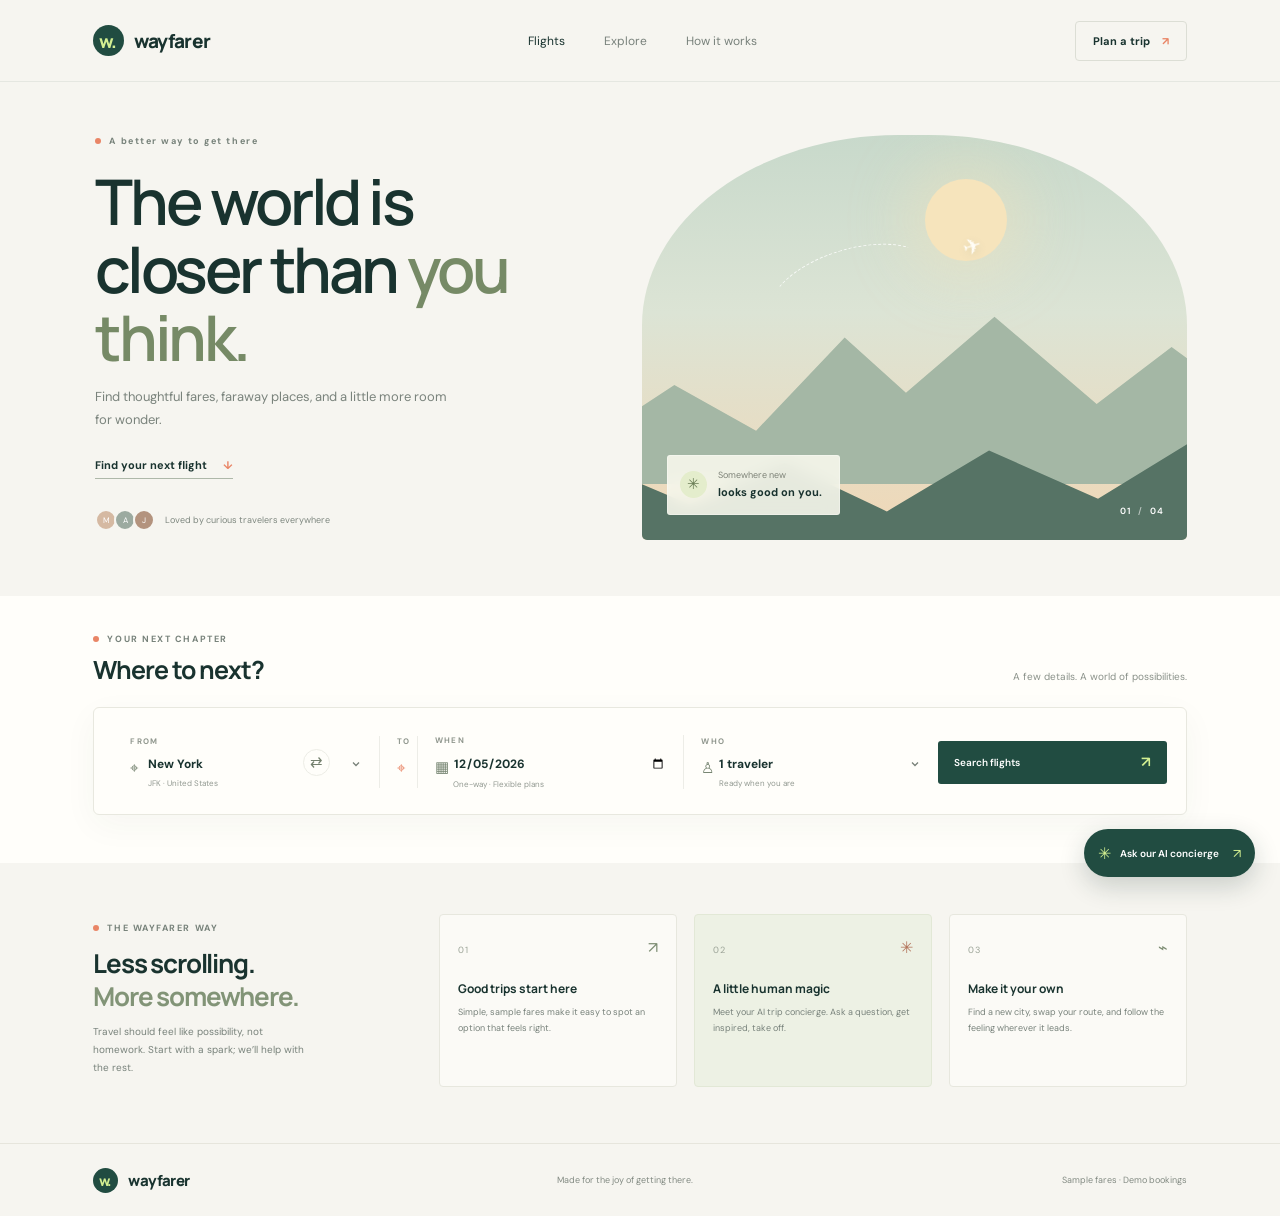
<file: templates/index.html>
<!doctype html>
<html lang="en">
  <head>
    <meta charset="utf-8">
    <meta name="viewport" content="width=device-width, initial-scale=1">
    <meta name="theme-color" content="#f6f5f0">
    <meta name="description" content="Find your next flight with Wayfarer — thoughtful fares and a little help from your AI trip concierge.">
    <title>Wayfarer — go somewhere wonderful</title>
    <link rel="preconnect" href="https://fonts.googleapis.com">
    <link rel="preconnect" href="https://fonts.gstatic.com" crossorigin>
    <link href="https://fonts.googleapis.com/css2?family=DM+Sans:wght@400;500;600;700&family=Manrope:wght@400;500;600;700;800&display=swap" rel="stylesheet">
    <link rel="stylesheet" href="/static/style.css">
    <script defer src="/static/app.js"></script>
  </head>
  <body>
    <header class="site-header">
      <a class="brand" href="#" aria-label="Wayfarer home"><span class="brand-mark">w.</span> wayfarer</a>
      <nav class="main-nav" aria-label="Main navigation">
        <a class="nav-active" href="#flights">Flights</a>
        <a href="#inspiration">Explore</a>
        <a href="#how-it-works">How it works</a>
      </nav>
      <a class="header-cta" href="#flights">Plan a trip <span aria-hidden="true">↗</span></a>
    </header>

    <main>
      <section class="hero" id="inspiration">
        <div class="hero-copy">
          <div class="eyebrow"><span class="eyebrow-dot"></span> A better way to get there</div>
          <h1>The world is<br>closer than <span>you think.</span></h1>
          <p>Find thoughtful fares, faraway places, and a little more room for wonder.</p>
          <a class="text-link" href="#flights">Find your next flight <span aria-hidden="true">↓</span></a>
          <div class="hero-footnote"><span class="avatar-stack"><i>M</i><i>A</i><i>J</i></span><span>Loved by curious travelers everywhere</span></div>
        </div>
        <div class="hero-art" role="img" aria-label="A plane flying over a dreamy mountain landscape">
          <div class="sun"></div><div class="distant-mountain"></div><div class="near-mountain"></div>
          <div class="flight-path"></div><div class="paper-plane">✈</div>
          <div class="art-caption"><span class="caption-icon">✳</span><span>Somewhere new<br><strong>looks good on you.</strong></span></div>
          <div class="art-index">01 <span>/</span> 04</div>
        </div>
      </section>

      <section class="search-section" id="flights">
        <div class="section-heading">
          <div><div class="eyebrow"><span class="eyebrow-dot"></span> YOUR NEXT CHAPTER</div><h2>Where to next?</h2></div>
          <span class="search-note">A few details. A world of possibilities.</span>
        </div>
        <form class="search-card" id="flight-search">
          <label class="field"><span class="field-label">FROM</span><span class="field-icon">⌖</span>
            <select name="from" id="from-city" required aria-label="Departure city">
              <option value="New York" selected>New York</option><option value="London">London</option><option value="Paris">Paris</option><option value="Tokyo">Tokyo</option><option value="Singapore">Singapore</option><option value="Dubai">Dubai</option><option value="Lisbon">Lisbon</option><option value="Reykjavik">Reykjavik</option><option value="Cape Town">Cape Town</option><option value="Bali">Bali</option>
            </select>
            <small id="from-code">JFK · United States</small>
          </label>
          <button type="button" class="swap-button" id="swap-cities" aria-label="Swap departure and arrival">⇄</button>
          <label class="field"><span class="field-label">TO</span><span class="field-icon arrival-icon">⌖</span>
            <select name="to" id="to-city" required aria-label="Arrival city">
              <option value="New York">New York</option><option value="London">London</option><option value="Paris">Paris</option><option value="Tokyo">Tokyo</option><option value="Singapore">Singapore</option><option value="Dubai">Dubai</option><option value="Lisbon" selected>Lisbon</option><option value="Reykjavik">Reykjavik</option><option value="Cape Town">Cape Town</option><option value="Bali">Bali</option>
            </select>
            <small id="to-code">LIS · Portugal</small>
          </label>
          <label class="field date-field"><span class="field-label">WHEN</span><span class="field-icon">▦</span>
            <input id="travel-date" name="date" type="date" required>
            <small>One-way · Flexible plans</small>
          </label>
          <label class="field passenger-field"><span class="field-label">WHO</span><span class="field-icon">♙</span>
            <select name="passengers" aria-label="Number of passengers">
              <option value="1">1 traveler</option><option value="2">2 travelers</option><option value="3">3 travelers</option><option value="4">4 travelers</option><option value="5">5 travelers</option><option value="6">6 travelers</option><option value="7">7 travelers</option><option value="8">8 travelers</option><option value="9">9 travelers</option>
            </select>
            <small>Ready when you are</small>
          </label>
          <button class="search-button" type="submit"><span>Search flights</span><span aria-hidden="true">↗</span></button>
        </form>
        <div class="results-area" id="results" aria-live="polite"></div>
      </section>

      <section class="inspiration-section" id="how-it-works">
        <div class="inspiration-intro"><div class="eyebrow"><span class="eyebrow-dot"></span> THE WAYFARER WAY</div><h2>Less scrolling.<br><span>More somewhere.</span></h2><p>Travel should feel like possibility, not homework. Start with a spark; we’ll help with the rest.</p></div>
        <div class="value-card"><span class="value-number">01</span><span class="value-icon">↗</span><h3>Good trips start here</h3><p>Simple, sample fares make it easy to spot an option that feels right.</p></div>
        <div class="value-card accent-card"><span class="value-number">02</span><span class="value-icon">✳</span><h3>A little human magic</h3><p>Meet your AI trip concierge. Ask a question, get inspired, take off.</p></div>
        <div class="value-card"><span class="value-number">03</span><span class="value-icon">⌁</span><h3>Make it your own</h3><p>Find a new city, swap your route, and follow the feeling wherever it leads.</p></div>
      </section>
    </main>

    <footer class="site-footer"><a class="brand" href="#"><span class="brand-mark">w.</span> wayfarer</a><span>Made for the joy of getting there.</span><span>Sample fares · Demo bookings</span></footer>

    <aside class="chat-widget" id="chat-widget" aria-label="Wayfarer trip concierge">
      <section class="chat-panel" id="chat-panel" aria-label="Chat with your trip concierge" hidden>
        <div class="chat-header"><div class="bot-avatar">✳</div><div><strong>Your trip concierge</strong><small><span class="online-dot"></span> Here for the journey</small></div><button id="close-chat" class="icon-button" aria-label="Close chat">×</button></div>
        <div class="chat-messages" id="chat-messages" aria-live="polite">
          <div class="message bot-message">Hi there! I’m your Wayfarer trip concierge. Looking for inspiration, a better fare, or a hand booking your flight?</div>
          <div class="suggestion-row"><button type="button">Suggest a destination</button><button type="button">How do I find a deal?</button></div>
        </div>
        <form id="chat-form" class="chat-input"><input id="chat-text" type="text" maxlength="500" placeholder="Ask me anything..." aria-label="Message your trip concierge" autocomplete="off" required><button aria-label="Send message" type="submit">↑</button></form>
        <div class="chat-disclaimer">Your friendly demo concierge · Not live travel advice</div>
      </section>
      <button class="chat-launcher" id="chat-launcher" aria-expanded="false" aria-controls="chat-panel"><span class="launcher-icon">✳</span><span class="launcher-label">Ask our AI concierge</span><span class="launcher-arrow">↗</span></button>
    </aside>
    <dialog class="booking-dialog" id="booking-dialog">
      <form method="dialog" class="dialog-close-row"><button class="icon-button" aria-label="Close booking dialog">×</button></form>
      <div class="eyebrow"><span class="eyebrow-dot"></span> ALMOST THERE</div><h2>Make it official.</h2><p class="booking-summary" id="booking-summary"></p>
      <form id="booking-form" class="booking-form"><input type="hidden" name="flightId"><label>Your name<input name="name" autocomplete="name" required minlength="2" maxlength="80" placeholder="Alex Morgan"></label><label>Email for your confirmation<input name="email" type="email" autocomplete="email" required maxlength="254" placeholder="alex@example.com"></label><button class="search-button" type="submit"><span>Confirm demo booking</span><span>↗</span></button></form>
      <div id="booking-message" class="booking-message" aria-live="polite"></div>
    </dialog>
  </body>
</html>
</file>
<file: static/style.css>
:root {
  color-scheme: light;
  --ink: #19332f;
  --muted: #78827b;
  --paper: #f6f5f0;
  --white: #fffefa;
  --green: #214c41;
  --lime: #d3ef91;
  --line: #e6e5dc;
  --coral: #e98566;
  font-family: "DM Sans", sans-serif;
  font-synthesis: none;
  text-rendering: optimizeLegibility;
}

* { box-sizing: border-box; }
html { scroll-behavior: smooth; }
body { margin: 0; background: var(--paper); color: var(--ink); }
a { color: inherit; text-decoration: none; }
button, input, select { font: inherit; }
button { cursor: pointer; }
.site-header { height: 82px; display: flex; align-items: center; justify-content: space-between; padding: 0 7.3%; border-bottom: 1px solid rgba(32, 65, 54, .08); }
.brand { display: inline-flex; align-items: center; gap: 10px; font-family: Manrope, sans-serif; font-size: 19px; font-weight: 800; letter-spacing: -.8px; }
.brand-mark { display: grid; place-items: center; width: 31px; height: 31px; border-radius: 50%; background: var(--green); color: var(--lime); font-size: 18px; letter-spacing: -2px; padding-right: 3px; }
.main-nav { display: flex; gap: 39px; color: #78817b; font-size: 12px; }
.main-nav a { transition: color .2s ease; }
.main-nav a:hover, .main-nav .nav-active { color: var(--ink); }
.header-cta { padding: 12px 17px; border: 1px solid #dcded5; border-radius: 4px; font-size: 11px; font-weight: 700; }
.header-cta span { padding-left: 9px; color: var(--coral); }
.hero { min-height: 444px; display: grid; grid-template-columns: 1fr 1.08fr; padding: 53px 7.3% 56px; gap: 36px; overflow: hidden; }
.hero-copy { position: relative; z-index: 1; align-self: center; padding: 0 0 9px 2px; }
.eyebrow { display: flex; align-items: center; gap: 8px; color: #77827a; font-size: 9px; font-weight: 700; letter-spacing: 1.55px; }
.eyebrow-dot { width: 6px; height: 6px; border-radius: 50%; background: var(--coral); }
h1, h2, h3, p { margin-top: 0; }
.hero h1 { margin: 20px 0 14px; font: 600 clamp(41px, 5vw, 63px)/1.08 Manrope, sans-serif; letter-spacing: -3.4px; }
.hero h1 span { color: #768a66; }
.hero-copy > p { max-width: 370px; margin-bottom: 21px; color: #7a837c; font-size: 13px; line-height: 1.8; }
.text-link { font-size: 11px; font-weight: 700; border-bottom: 1px solid #aeb8a9; padding: 0 0 6px; }
.text-link span { padding-left: 13px; color: var(--coral); }
.hero-footnote { display: flex; align-items: center; gap: 10px; margin-top: 35px; color: #7e877f; font-size: 9px; }
.avatar-stack { display: flex; padding-left: 3px; }
.avatar-stack i { display: grid; place-items: center; width: 22px; height: 22px; margin-left: -3px; border: 2px solid var(--paper); border-radius: 50%; background: #d5b9a2; color: white; font-size: 8px; font-style: normal; }
.avatar-stack i:nth-child(2) { background: #9caaa0; }.avatar-stack i:nth-child(3) { background: #b3937e; }
.hero-art { position: relative; min-height: 335px; margin: 0 0 0 4px; overflow: hidden; border-radius: 47% 47% 5px 5px / 47% 47% 5px 5px; background: linear-gradient(180deg,#c8d9cb 0%,#dce4d5 44%,#f0d7b6 100%); }
.sun { position: absolute; top: 44px; left: 52%; width: 82px; height: 82px; border-radius: 50%; background: #f6e4bc; box-shadow: 0 0 55px 20px rgba(248,226,183,.36); }
.distant-mountain { position: absolute; bottom: 56px; left: -9%; width: 125%; height: 190px; background: #a4b7a5; clip-path: polygon(0 76%,12% 48%,24% 72%,37% 23%,46% 52%,59% 12%,74% 58%,85% 28%,100% 67%,100% 100%,0 100%); }
.near-mountain { position: absolute; bottom: -27px; left: -10%; width: 125%; height: 179px; background: #567365; clip-path: polygon(0 41%,15% 65%,29% 42%,44% 69%,59% 35%,75% 62%,90% 27%,100% 48%,100% 100%,0 100%); }
.flight-path { position: absolute; top: 114px; left: 23%; width: 168px; height: 82px; border: 1px dashed rgba(255,255,255,.82); border-color: rgba(255,255,255,.86) transparent transparent; border-radius: 50%; transform: rotate(-17deg); }
.paper-plane { position: absolute; top: 97px; left: 59%; color: #fffdf6; font-size: 22px; transform: rotate(-18deg); filter: drop-shadow(0 3px 4px rgba(36,61,51,.12)); }
.art-caption { position: absolute; bottom: 25px; left: 25px; z-index: 1; display: flex; align-items: center; gap: 11px; padding: 12px 17px 12px 12px; border: 1px solid rgba(255,255,255,.32); border-radius: 3px; background: rgba(249,249,238,.89); color: #7d8277; font-size: 9px; line-height: 1.7; backdrop-filter: blur(8px); }
.art-caption strong { color: var(--ink); font-size: 11px; }
.caption-icon { display: grid; place-items: center; width: 27px; height: 27px; border-radius: 50%; background: #e4edcc; color: #677b53; font-size: 15px; }
.art-index { position: absolute; right: 23px; bottom: 23px; color: white; font-size: 9px; font-weight: 600; letter-spacing: 1px; }
.art-index span { padding: 0 4px; opacity: .6; }
.search-section { padding: 37px 7.3% 48px; background: var(--white); }
.section-heading { display: flex; align-items: end; justify-content: space-between; margin-bottom: 20px; }
.section-heading h2 { margin: 7px 0 0; font: 700 25px Manrope, sans-serif; letter-spacing: -1px; }
.search-note { padding-bottom: 4px; color: #8a9189; font-size: 10px; }
.search-card { position: relative; display: grid; grid-template-columns: 1.05fr 38px 1.05fr 1fr .9fr auto; align-items: center; min-height: 108px; padding: 19px 19px 16px; border: 1px solid #e8e8df; border-radius: 6px; background: var(--white); box-shadow: 0 10px 34px rgba(36,58,47,.045); }
.field { min-width: 0; display: grid; grid-template-columns: 18px 1fr; grid-template-rows: auto auto auto; padding: 0 17px; border-right: 1px solid #edede7; }
.field-label { grid-column: 1/3; margin-bottom: 10px; color: #90978e; font-size: 8px; font-weight: 700; letter-spacing: 1.2px; }
.field-icon { grid-column: 1; grid-row: 2/4; padding-top: 2px; color: #72816d; font-size: 15px; }
.arrival-icon { color: var(--coral); }
.field select, .field input { grid-column: 2; width: 100%; min-width: 0; padding: 0; border: 0; outline: 0; background: transparent; color: var(--ink); font-size: 12px; font-weight: 700; }
.field select { appearance: none; background: url("data:image/svg+xml,%3Csvg xmlns='http://www.w3.org/2000/svg' viewBox='0 0 12 12'%3E%3Cpath d='m3 4.5 3 3 3-3' fill='none' stroke='%23788178' stroke-width='1.3'/%3E%3C/svg%3E") no-repeat right center/12px; cursor: pointer; }
.field input { color-scheme: light; }
.field small { grid-column: 2; overflow: hidden; margin-top: 6px; color: #929991; font-size: 8px; text-overflow: ellipsis; white-space: nowrap; }
.swap-button { position: absolute; top: 41px; left: calc(20.3% - 13px); z-index: 1; width: 27px; height: 27px; border: 1px solid #edede6; border-radius: 50%; background: var(--white); color: #74806e; font-size: 15px; }
.passenger-field { border: 0; }
.search-button { display: flex; justify-content: space-between; align-items: center; gap: 17px; min-height: 43px; padding: 0 16px; border: 0; border-radius: 3px; background: var(--green); color: white; font-size: 10px; font-weight: 600; transition: background .2s, transform .2s; }
.search-button:hover { transform: translateY(-1px); background: #173a32; }
.search-button span:last-child { color: var(--lime); font-size: 15px; }
.results-area:empty { display: none; }
.results-area { margin-top: 19px; }
.results-heading { display: flex; justify-content: space-between; align-items: end; margin-bottom: 10px; }
.results-heading h3 { margin: 0; font: 700 17px Manrope, sans-serif; letter-spacing: -.4px; }
.results-heading p { margin: 5px 0 0; color: var(--muted); font-size: 10px; }
.results-heading > span { color: var(--muted); font-size: 10px; }
.flight-card { display: grid; grid-template-columns: 1.15fr 1.4fr 1fr auto; align-items: center; gap: 20px; margin-top: 8px; padding: 16px 19px; border: 1px solid var(--line); border-radius: 5px; background: var(--white); }
.airline { display: flex; align-items: center; gap: 10px; }
.airline-mark { display: grid; place-items: center; width: 31px; height: 31px; border-radius: 50%; color: white; font-size: 11px; font-weight: 700; }
.airline strong, .flight-price strong { display: block; font-size: 11px; }
.airline small, .flight-price small { display: block; margin-top: 4px; color: var(--muted); font-size: 9px; }
.flight-route { display: flex; align-items: center; gap: 11px; }
.flight-time strong { display: block; font-size: 13px; }
.flight-time small { color: var(--muted); font-size: 9px; }
.flight-line { position: relative; flex: 1; height: 1px; background: #d9ded5; }
.flight-line:after { position: absolute; top: -3px; right: 0; width: 6px; height: 6px; border-radius: 50%; background: var(--coral); content: ""; }
.flight-duration { min-width: 44px; text-align: center; }
.flight-duration small { display: block; color: var(--muted); font-size: 9px; }
.flight-price { text-align: right; }
.flight-price strong { font: 700 15px Manrope, sans-serif; }
.book-button { margin-top: 7px; padding: 7px 10px; border: 1px solid #dce3d6; border-radius: 3px; background: transparent; color: var(--green); font-size: 9px; font-weight: 700; }
.book-button:hover { border-color: var(--green); }
.error-message { padding: 13px 15px; border: 1px solid #f1d4c9; border-radius: 4px; background: #fff7f2; color: #995540; font-size: 11px; }
.inspiration-section { display: grid; grid-template-columns: 1.38fr 1fr 1fr 1fr; gap: 17px; padding: 51px 7.3% 56px; }
.inspiration-intro { padding: 8px 18px 0 0; }
.inspiration-intro h2 { margin: 13px 0 11px; font: 700 26px/1.26 Manrope, sans-serif; letter-spacing: -1.2px; }
.inspiration-intro h2 span { color: #829477; }
.inspiration-intro p { max-width: 220px; color: var(--muted); font-size: 10px; line-height: 1.8; }
.value-card { position: relative; min-height: 161px; padding: 22px 18px 16px; border: 1px solid #e7e7de; border-radius: 4px; background: #fbfaf6; }
.value-number { color: #9ba397; font-size: 9px; letter-spacing: 1px; }
.value-icon { float: right; color: #7b8b71; font-size: 16px; }
.value-card h3 { margin: 22px 0 8px; font: 700 12px Manrope, sans-serif; }
.value-card p { margin: 0; color: var(--muted); font-size: 9px; line-height: 1.75; }
.accent-card { border-color: #e2e8d6; background: #edf1e4; }
.accent-card .value-icon { color: #b3755c; }
.site-footer { display: flex; align-items: center; justify-content: space-between; min-height: 73px; padding: 0 7.3%; border-top: 1px solid var(--line); color: #838b83; font-size: 9px; }
.site-footer .brand { color: var(--ink); font-size: 15px; }.site-footer .brand-mark { width: 25px; height: 25px; font-size: 14px; }
.chat-widget { position: fixed; right: 25px; bottom: 23px; z-index: 5; display: flex; align-items: flex-end; flex-direction: column; gap: 11px; }
.chat-launcher { display: flex; align-items: center; gap: 9px; min-height: 48px; padding: 0 14px; border: 0; border-radius: 26px; background: var(--green); box-shadow: 0 9px 26px rgba(25,51,47,.2); color: white; }
.launcher-icon { color: var(--lime); font-size: 16px; }.launcher-label { font-size: 10px; font-weight: 600; }.launcher-arrow { padding-left: 5px; color: var(--lime); font-size: 13px; }
.chat-panel { width: 326px; overflow: hidden; border: 1px solid #e6e7dc; border-radius: 8px; background: var(--white); box-shadow: 0 13px 50px rgba(21,46,38,.18); }
.chat-header { display: flex; align-items: center; gap: 10px; padding: 14px; background: var(--green); color: white; }
.bot-avatar { display: grid; place-items: center; width: 33px; height: 33px; border-radius: 50%; background: #d8e9ba; color: var(--green); font-size: 17px; }
.chat-header strong, .chat-header small { display: block; }.chat-header strong { font-size: 11px; }.chat-header small { margin-top: 4px; color: #d3ded5; font-size: 9px; }
.online-dot { display: inline-block; width: 6px; height: 6px; margin-right: 4px; border-radius: 50%; background: var(--lime); }
.icon-button { margin-left: auto; border: 0; background: transparent; color: inherit; font-size: 21px; }
.chat-messages { display: flex; flex-direction: column; gap: 10px; max-height: 290px; min-height: 160px; overflow-y: auto; padding: 15px 13px; }
.message { max-width: 90%; padding: 10px 11px; border-radius: 4px 11px 11px; font-size: 10px; line-height: 1.65; }
.bot-message { align-self: flex-start; background: #eef1e8; color: #536258; }
.user-message { align-self: flex-end; border-radius: 11px 4px 11px 11px; background: #e2ecd3; color: var(--ink); }
.suggestion-row { display: flex; flex-wrap: wrap; gap: 6px; }.suggestion-row button { padding: 6px 8px; border: 1px solid #e2e6d9; border-radius: 12px; background: transparent; color: #697664; font-size: 8px; }
.chat-input { display: flex; gap: 8px; padding: 10px 12px; border-top: 1px solid #edede7; }
.chat-input input { flex: 1; min-width: 0; padding: 10px 8px; border: 0; outline: 0; background: transparent; color: var(--ink); font-size: 10px; }
.chat-input button { width: 31px; height: 31px; border: 0; border-radius: 50%; background: var(--green); color: var(--lime); font-size: 15px; }
.chat-disclaimer { padding: 0 12px 11px; color: #9a9e97; text-align: center; font-size: 8px; }
.booking-dialog { width: min(440px, calc(100% - 30px)); padding: 28px; border: 1px solid #e5e6db; border-radius: 6px; background: var(--white); color: var(--ink); box-shadow: 0 20px 80px rgba(21,46,38,.22); }
.booking-dialog::backdrop { background: rgba(22,42,37,.46); backdrop-filter: blur(2px); }
.dialog-close-row { display: flex; justify-content: flex-end; margin-bottom: 17px; }
.dialog-close-row .icon-button { margin: 0; color: var(--muted); }
.booking-dialog h2 { margin: 12px 0 6px; font: 700 25px Manrope, sans-serif; letter-spacing: -1px; }
.booking-summary { margin-bottom: 21px; color: var(--muted); font-size: 11px; line-height: 1.7; }
.booking-form { display: grid; gap: 14px; }
.booking-form label { display: grid; gap: 7px; color: #667269; font-size: 10px; font-weight: 600; }
.booking-form input { width: 100%; padding: 11px; border: 1px solid #e4e6dc; border-radius: 3px; outline-color: #a8b99a; background: white; color: var(--ink); font-size: 11px; }
.booking-form .search-button { margin-top: 3px; }
.booking-message { margin-top: 14px; color: #50714e; font-size: 11px; line-height: 1.6; }
.booking-message:empty { display: none; }
.booking-message.error { color: #a25742; }

@media (min-width: 1300px) { .site-header, .hero, .search-section, .inspiration-section, .site-footer { padding-right: max(7.3%, calc((100% - 1120px)/2)); padding-left: max(7.3%, calc((100% - 1120px)/2)); } }
@media (max-width: 900px) {
  .site-header { padding: 0 5%; }.hero, .search-section, .inspiration-section, .site-footer { padding-right: 5%; padding-left: 5%; }
  .hero { grid-template-columns: .9fr 1fr; gap: 20px; }.hero h1 { font-size: 48px; }
  .search-card { grid-template-columns: 1fr 30px 1fr 1fr; gap: 13px 0; }
  .date-field { border-right: 0; }.passenger-field { border-right: 1px solid #edede7; }.search-button { grid-column: 4; }
  .swap-button { left: calc(25% - 14px); }
  .inspiration-section { grid-template-columns: repeat(3, 1fr); }.inspiration-intro { grid-column: 1 / -1; }
  .flight-card { grid-template-columns: 1fr 1.2fr auto; }.flight-price { grid-column: 3; grid-row: 1/3; }.flight-route { grid-column: 2; }
}
@media (max-width: 600px) {
  .site-header { height: 65px; padding: 0 20px; }.main-nav { display: none; }.header-cta { padding: 9px 12px; }
  .hero { grid-template-columns: 1fr; gap: 24px; padding: 44px 20px 34px; }.hero h1 { font-size: clamp(44px, 12vw, 58px); }.hero-art { min-height: 270px; margin: 0 1px; }
  .hero-footnote { margin-top: 25px; }.search-section { padding: 32px 20px 38px; }.section-heading { align-items: flex-start; gap: 9px; flex-direction: column; }.search-note { padding: 0; }
  .search-card { grid-template-columns: 1fr 1fr; gap: 18px 0; padding: 17px 8px; }
  .field { padding: 0 10px; }.field:nth-of-type(3) { border-right: 0; }.date-field { border-right: 1px solid #edede7; }
  .swap-button { top: 73px; left: calc(50% - 14px); }.search-button { grid-column: 1 / -1; margin: 0 10px; }.passenger-field { border: 0; }
  .inspiration-section { grid-template-columns: 1fr; gap: 10px; padding: 37px 20px; }.inspiration-intro { grid-column: auto; padding-bottom: 4px; }.inspiration-intro p { max-width: 290px; }
  .value-card { min-height: 133px; }.value-card h3 { margin-top: 17px; }
  .site-footer { min-height: 92px; flex-wrap: wrap; gap: 8px; padding: 17px 20px; }.site-footer > span:last-child { display: none; }
  .chat-widget { right: 14px; bottom: 13px; }.chat-panel { width: min(326px, calc(100vw - 28px)); }.chat-launcher { min-height: 45px; }
  .flight-card { grid-template-columns: 1fr auto; gap: 12px 8px; }.airline { grid-column: 1; }.flight-price { grid-column: 2; grid-row: 1; }.flight-route { grid-column: 1 / -1; grid-row: 2; }.book-button { grid-column: 2; }
}
</file>
